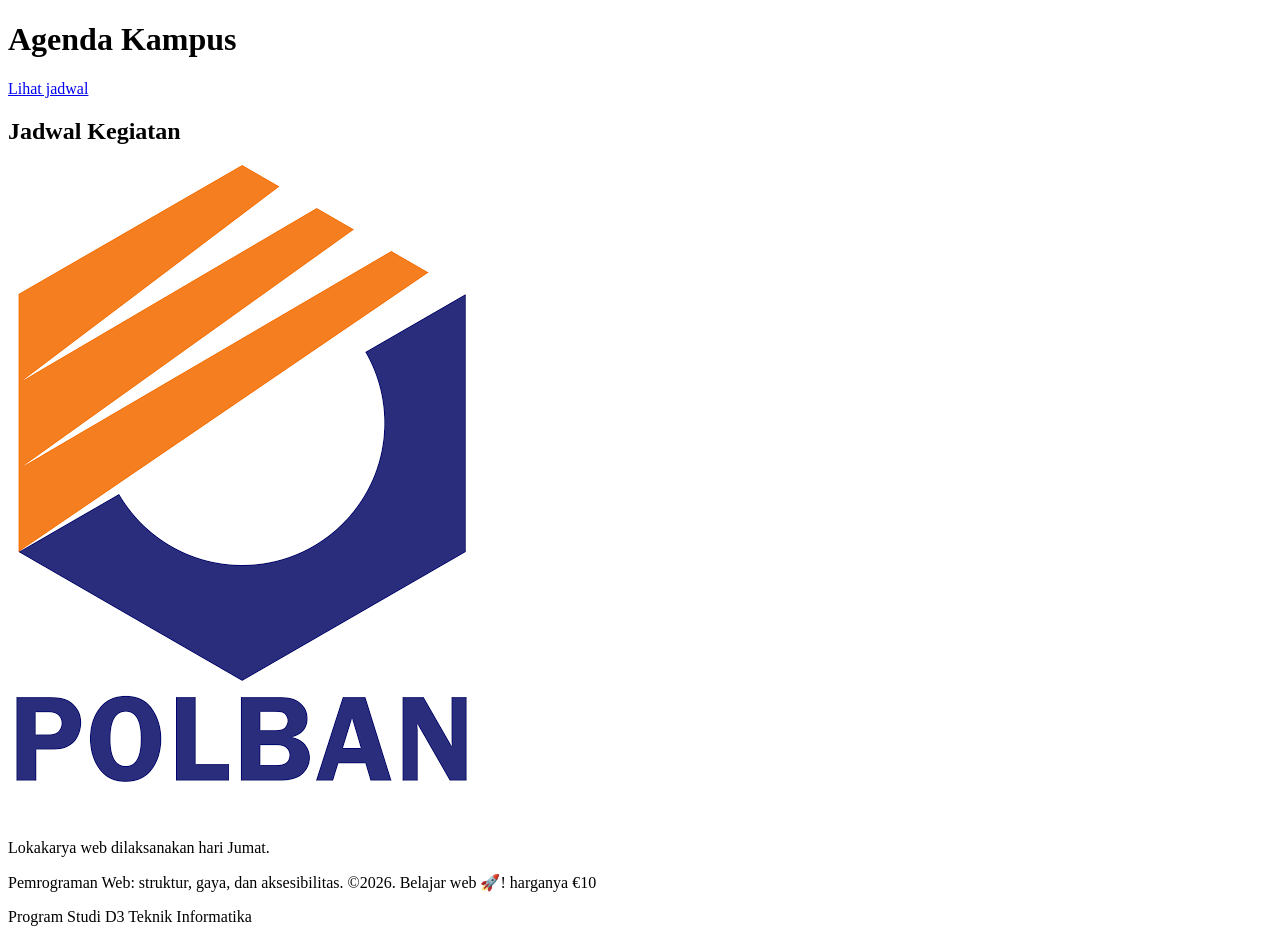
<file: index.html>
<!doctype html>
<html lang="id">
<head>
  <meta charset="utf-8">
    <meta name="viewport" content="width=device-width, initial-scale=1">
    <title>Eksperimen HTML</title>
</head>
<body>
    <header><h1>Agenda Kampus</h1></header>
    <nav><a href="#jadwal">Lihat jadwal</a></nav>
    <main>
      <section id="jadwal" >
        <h2>Jadwal Kegiatan</h2>
        <img src="assets/kampus.png" alt="Mahasiswa mengikuti kegiatan kampus">
        <p>Lokakarya web dilaksanakan hari Jumat.</p>
        <p>Pemrograman Web: struktur, gaya, dan aksesibilitas. ©2026. Belajar web 🚀! harganya €10</p>
      </section>
    </main>
    <footer>Program Studi D3 Teknik Informatika</footer>
</body>
</html>
</file>
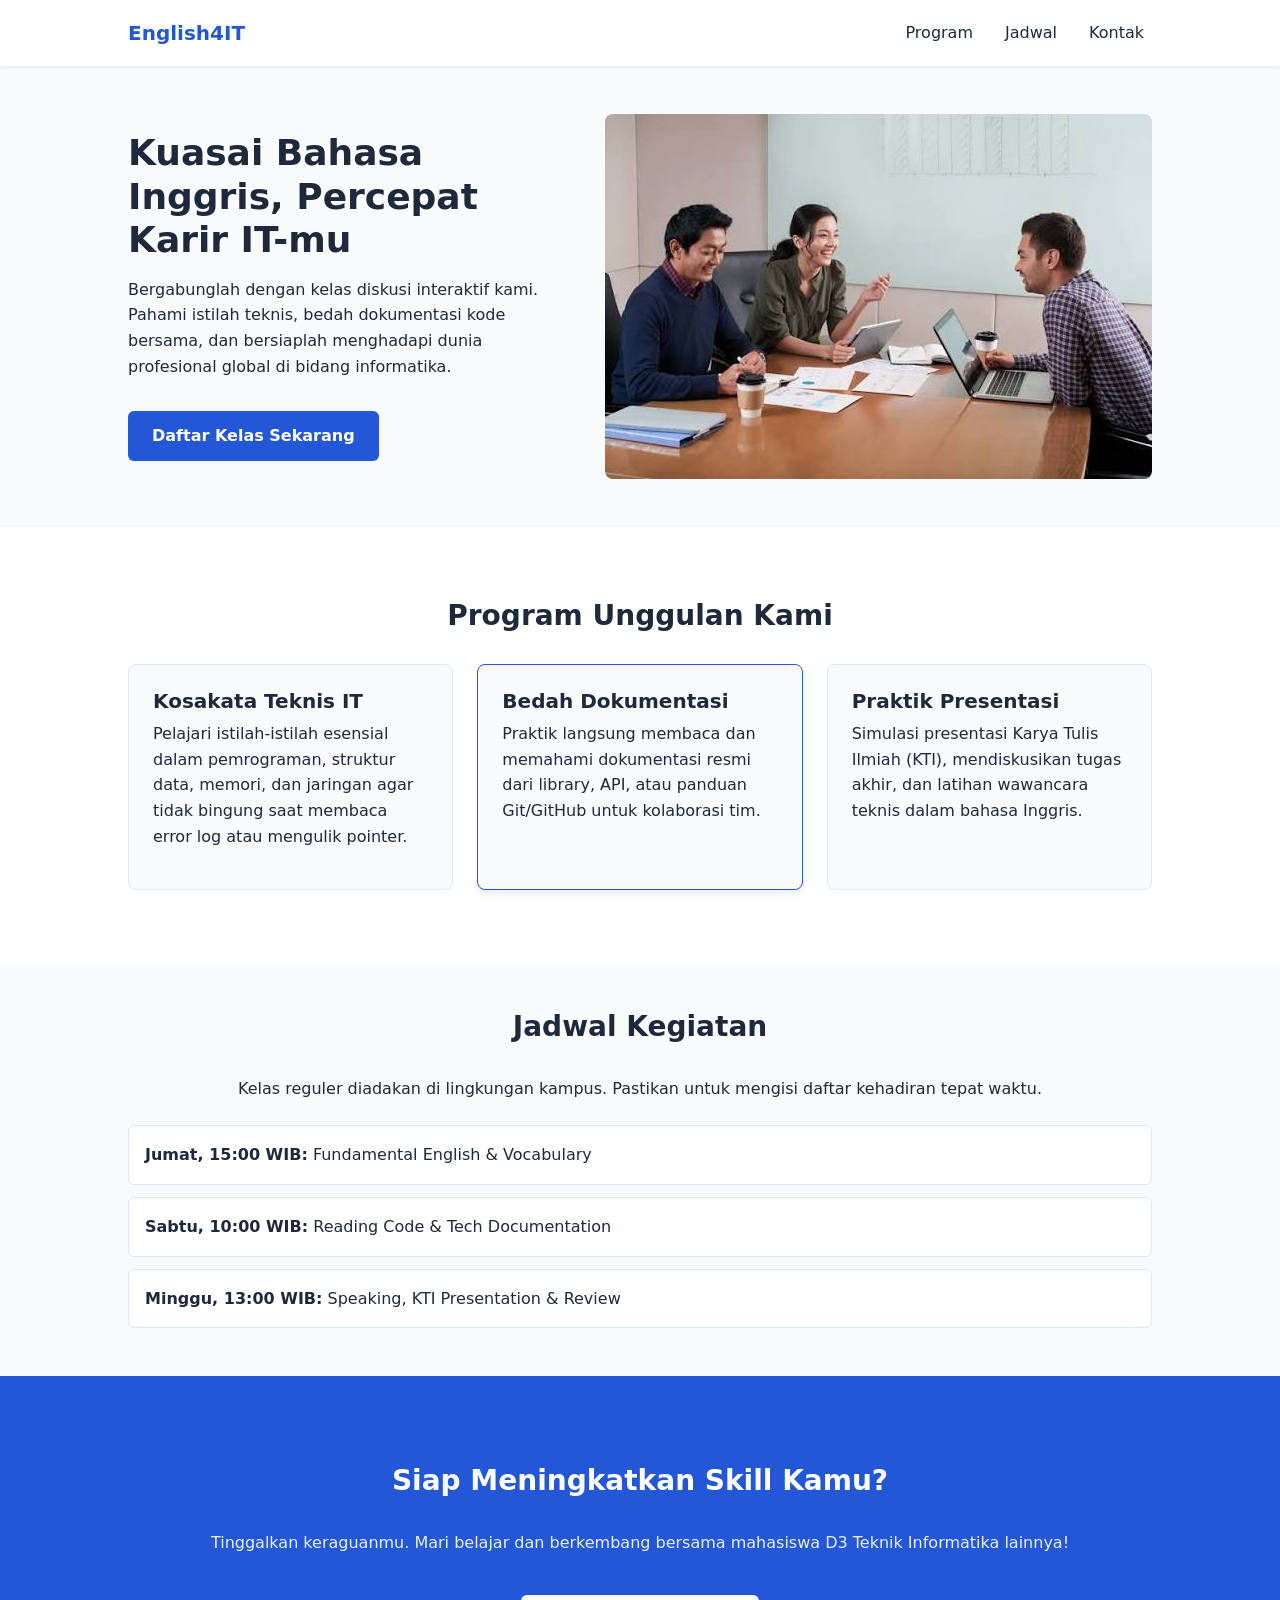
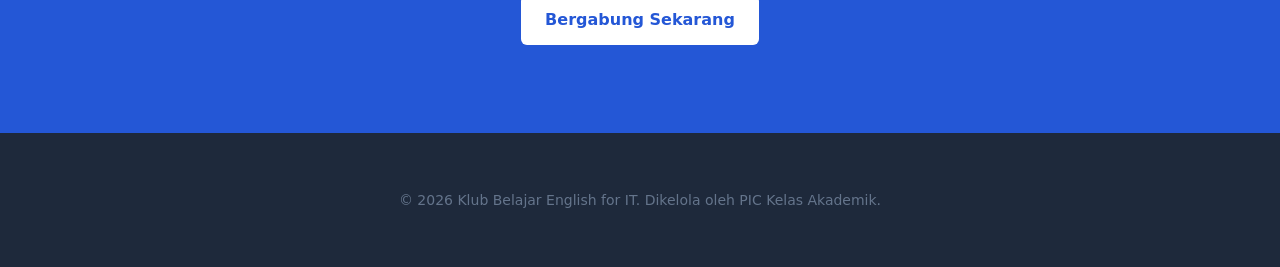
<file: MiniProject/index.html>
<!DOCTYPE html>
<html lang="id">
<head>
    <meta charset="UTF-8">
    <meta name="viewport" content="width=device-width, initial-scale=1.0">
    <title>Klub Belajar "English for IT"</title>
    <link rel="stylesheet" href="css/style.css">
</head>
<body>
    <!-- Header & Navigasi -->
    <header class="site-header">
        <div class="container nav-wrapper">
            <a href="#" class="brand">English4IT</a>
            <nav aria-label="Navigasi Utama">
                <a href="#program" class="nav-link">Program</a>
                <a href="#jadwal" class="nav-link">Jadwal</a>
                <a href="#kontak" class="nav-link">Kontak</a>
            </nav>
        </div>
    </header>

    <main>
        <!-- Hero Section -->
        <section class="hero container">
            <div class="hero-content">
                <h1>Kuasai Bahasa Inggris, Percepat Karir IT-mu</h1>
                <p>Bergabunglah dengan kelas diskusi interaktif kami. Pahami istilah teknis, bedah dokumentasi kode bersama, dan bersiaplah menghadapi dunia profesional global di bidang informatika.</p>
                <a href="#kontak" class="button cta-button">Daftar Kelas Sekarang</a>
            </div>
            <!-- Menggunakan placeholder sementara, nanti bisa diganti gambar aslimu -->
            <img src="images.jpg" alt="Mahasiswa IT sedang berdiskusi di depan laptop" class="hero-image">
        </section>

        <!-- Program/Manfaat Section -->
        <section id="program" class="program-section">
            <div class="container">
                <h2>Program Unggulan Kami</h2>
                <div class="card-list">
                    <article class="card">
                        <h3>Kosakata Teknis IT</h3>
                        <p>Pelajari istilah-istilah esensial dalam pemrograman, struktur data, memori, dan jaringan agar tidak bingung saat membaca error log atau mengulik pointer.</p>
                    </article>
                    <article class="card featured-card">
                        <h3>Bedah Dokumentasi</h3>
                        <p>Praktik langsung membaca dan memahami dokumentasi resmi dari library, API, atau panduan Git/GitHub untuk kolaborasi tim.</p>
                    </article>
                    <article class="card">
                        <h3>Praktik Presentasi</h3>
                        <p>Simulasi presentasi Karya Tulis Ilmiah (KTI), mendiskusikan tugas akhir, dan latihan wawancara teknis dalam bahasa Inggris.</p>
                    </article>
                </div>
            </div>
        </section>

        <!-- Jadwal Section -->
        <section id="jadwal" class="jadwal-section container">
            <h2>Jadwal Kegiatan</h2>
            <p>Kelas reguler diadakan di lingkungan kampus. Pastikan untuk mengisi daftar kehadiran tepat waktu.</p>
            <ul class="schedule-list">
                <li><strong>Jumat, 15:00 WIB:</strong> Fundamental English & Vocabulary</li>
                <li><strong>Sabtu, 10:00 WIB:</strong> Reading Code & Tech Documentation</li>
                <li><strong>Minggu, 13:00 WIB:</strong> Speaking, KTI Presentation & Review</li>
            </ul>
        </section>

        <!-- Bottom CTA -->
        <section id="kontak" class="cta-bottom">
            <div class="container">
                <h2>Siap Meningkatkan Skill Kamu?</h2>
                <p>Tinggalkan keraguanmu. Mari belajar dan berkembang bersama mahasiswa D3 Teknik Informatika lainnya!</p>
                <a href="mailto:ikhwan1190.syahid@gmail.com" class="button">Bergabung Sekarang</a>
            </div>
        </section>
    </main>

    <!-- Footer -->
    <footer class="site-footer">
        <div class="container">
            <p>&copy; 2026 Klub Belajar English for IT. Dikelola oleh PIC Kelas Akademik.</p>
        </div>
    </footer>
</body>
</html>
</file>
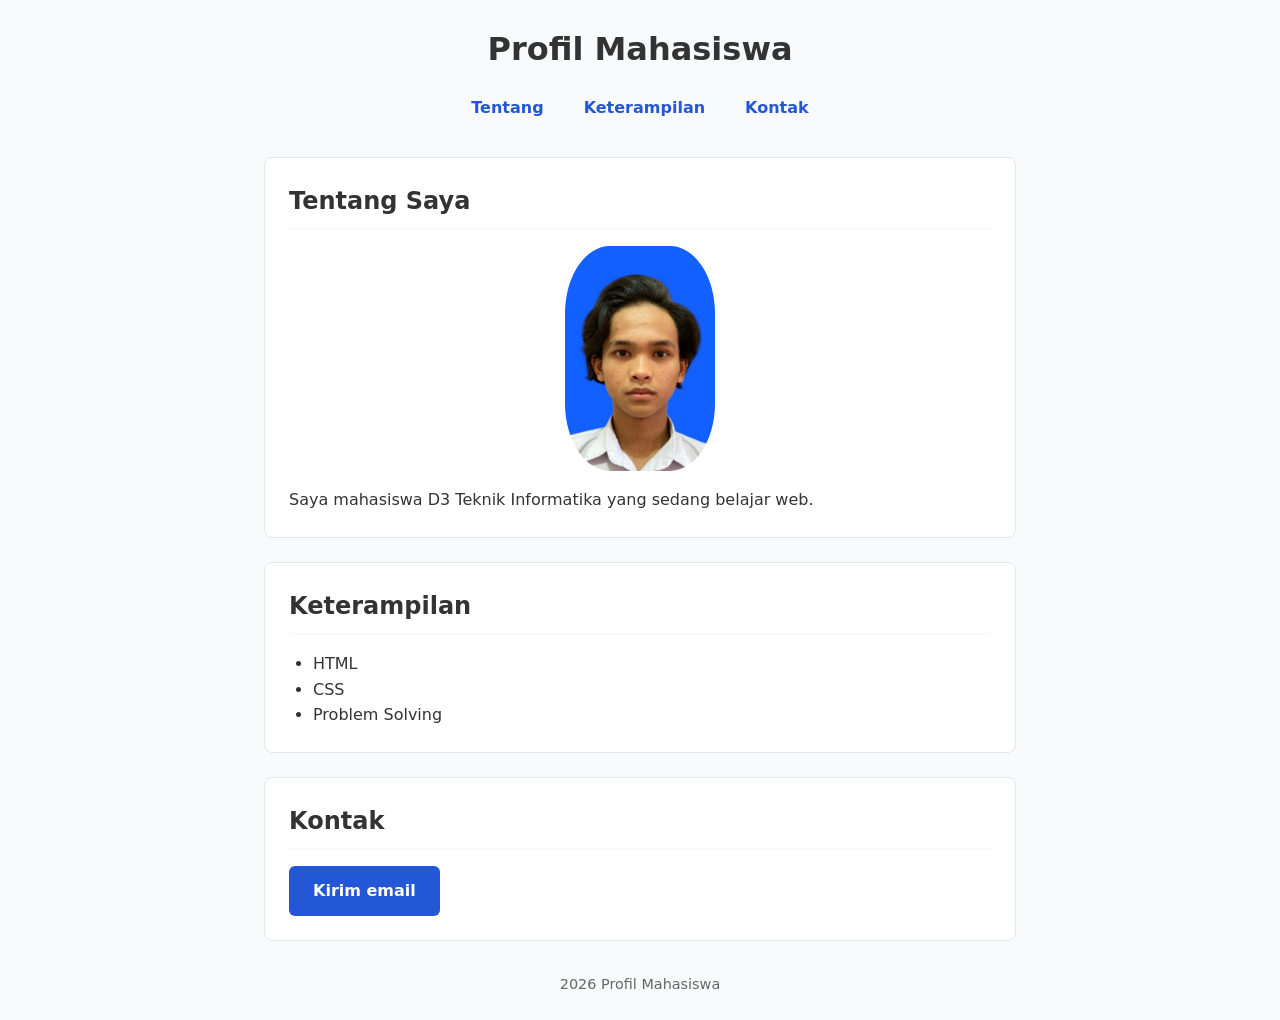
<file: Task/index.html>
<!doctype html>
<html lang="id">
<head>
    <meta charset="utf-8">
    <meta name="viewport" content="width=device-width, initial-scale=1.0">
    <link rel="stylesheet" href="style.css">
    <title>Profil Mahasiswa</title>
</head>
<body>

    <div class="container">
        <header>
            <h1>Profil Mahasiswa</h1>
            <nav>
                <a href="#tentang" class="nav-link">Tentang</a>
                <a href="#keterampilan" class="nav-link">Keterampilan</a>
                <a href="#kontak" class="nav-link">Kontak</a>
            </nav>
        </header>

        <main>
            <section id="tentang" class="card">
                <h2>Tentang Saya</h2>
                <img src="assets/profile.jpg" alt="Foto profil mahasiswa">
                <p>Saya mahasiswa D3 Teknik Informatika yang sedang belajar web.</p>
            </section>

            <section id="keterampilan" class="card">
                <h2>Keterampilan</h2>
                <ul>
                    <li>HTML</li>
                    <li>CSS</li>
                    <li>Problem Solving</li>
                </ul>
            </section>

            <section id="kontak" class="card">
                <h2>Kontak</h2>
                <a href="mailto:ikhwan1190.syahid@gmail.com" class="button">Kirim email</a>
            </section>
        </main>

        <footer>2026 Profil Mahasiswa</footer>
    </div>

</body>
</html>
</file>
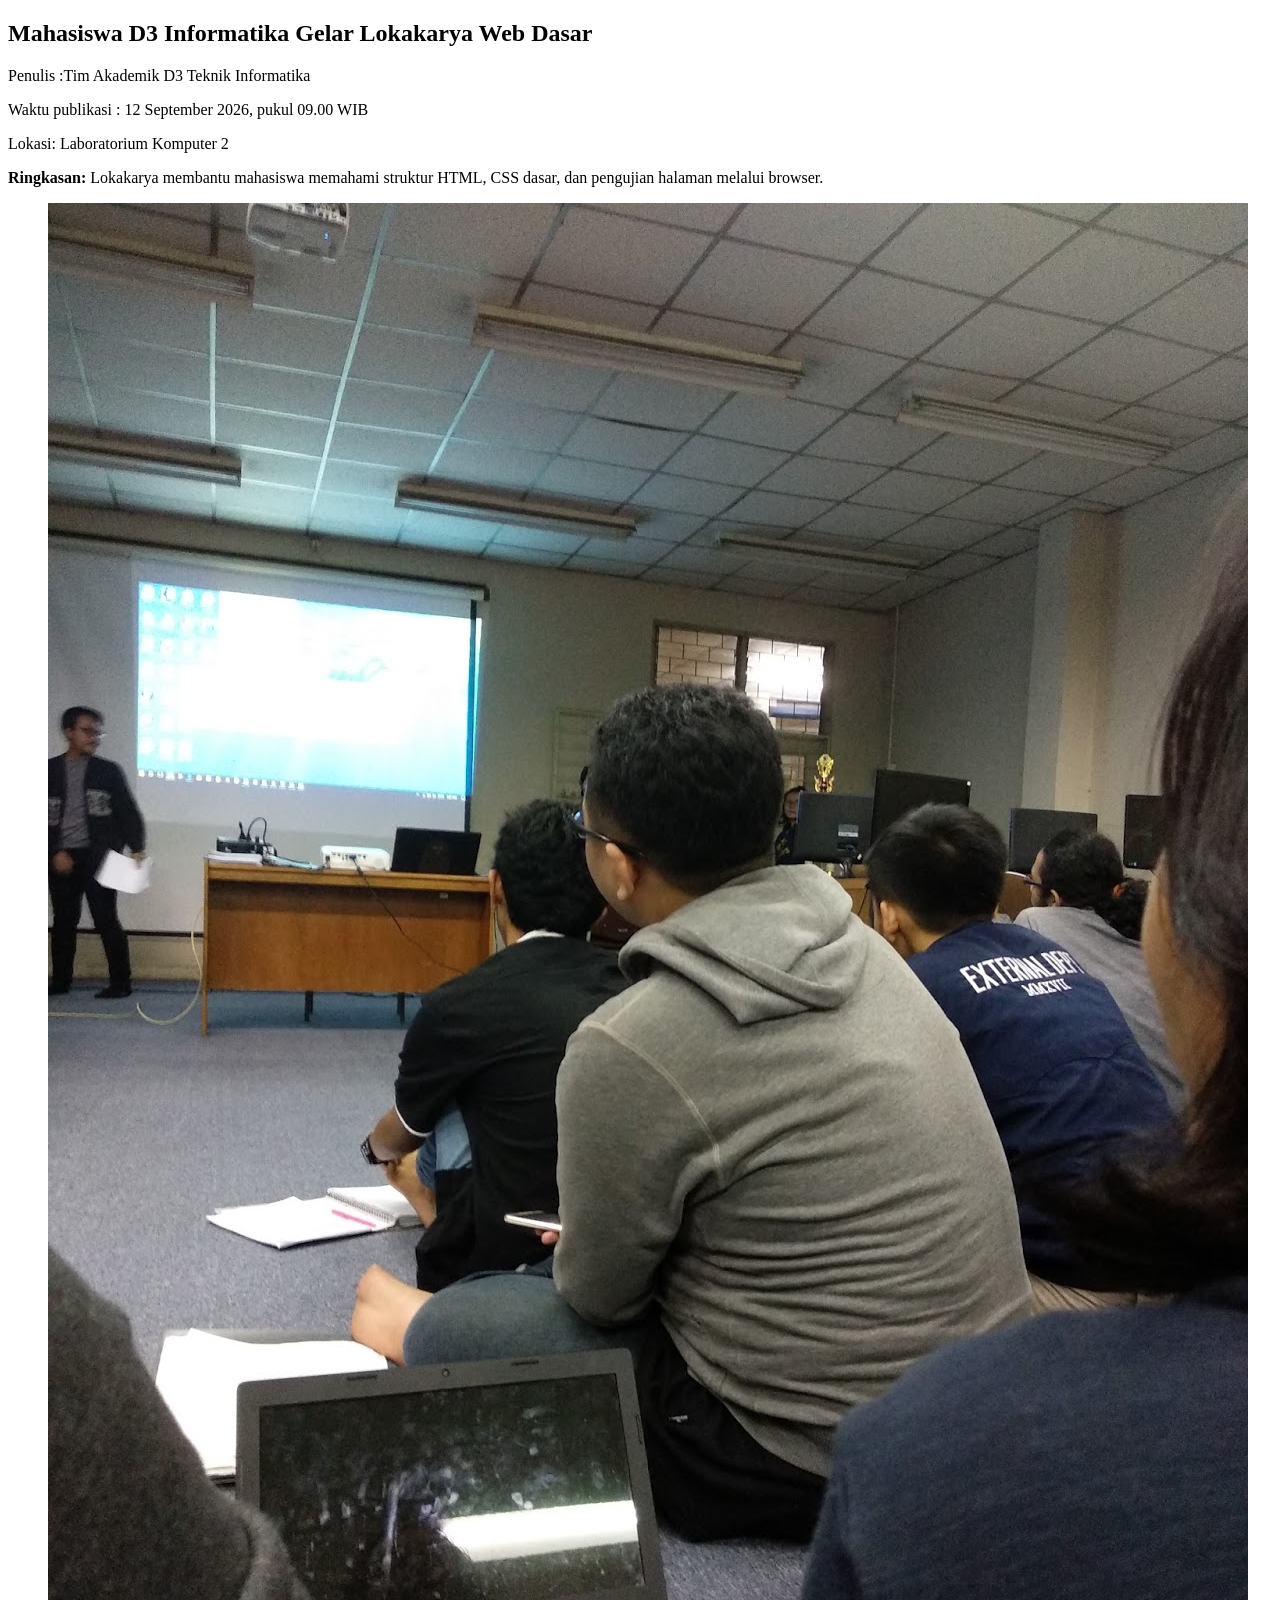
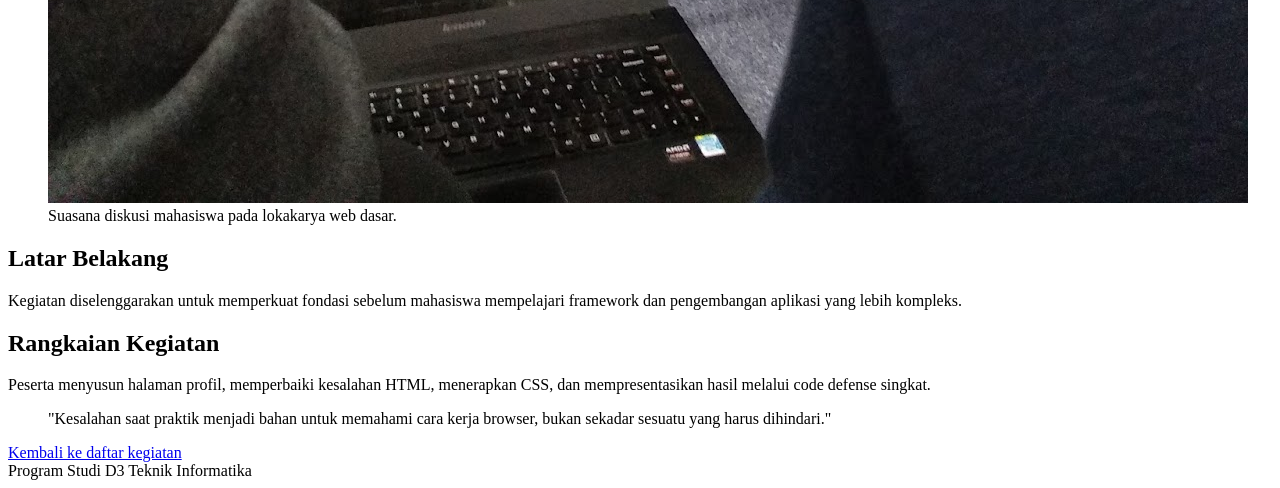
<file: artikel.html>
<!doctype html>
<html lang="id">
<head>
  <meta charset="utf-8">
    <meta name="viewport" content="width=device-width, initial-scale=1">
    <title> Portal Kegiatan D3 Teknik Informatika</title>
</head>
<body>
    <main>
        <article>   
            <header>
                <h1>Mahasiswa D3 Informatika Gelar Lokakarya Web Dasar</h1>
                <p>Penulis :Tim Akademik D3 Teknik Informatika</p>
                <p>Waktu publikasi :  <time datetime="2026-09-12T09:00">12 September 2026, pukul 09.00 WIB</time></p>
                <p>Lokasi: Laboratorium Komputer 2</p>
            </header>

            <p><strong>Ringkasan: </strong>Lokakarya membantu mahasiswa memahami struktur HTML, CSS dasar, dan pengujian halaman melalui browser.</p>
            <figure>   
                <img src="assets/lokakarya-web.jpg" alt="Mahasiswa berdiskusi di depan komputer saat lokakarya web">
                <figcaption>Suasana diskusi mahasiswa pada lokakarya web dasar.</figcaption>
            </figure>

            <section id="Latar-Belakang">   
                <h2> Latar Belakang</h2>
                <p>Kegiatan diselenggarakan untuk memperkuat fondasi sebelum mahasiswa mempelajari framework dan pengembangan aplikasi yang lebih kompleks.</p>    
            </section>

            <section id="Rangakaian-Kegiatan"> 
                <h2>Rangkaian Kegiatan</h2>
                <p>Peserta menyusun halaman profil, memperbaiki kesalahan HTML, menerapkan CSS, dan mempresentasikan hasil melalui code defense singkat.</p>
            </section>
        </article>
    </main>
        <blockquote>
            "Kesalahan saat praktik menjadi bahan untuk memahami cara kerja browser, bukan sekadar sesuatu yang harus dihindari."
        </blockquote>
        
        <nav><a href="index.html">Kembali ke daftar kegiatan</a></nav>
        
    <footer>Program Studi D3 Teknik Informatika</footer>
</body>
</html>
</file>
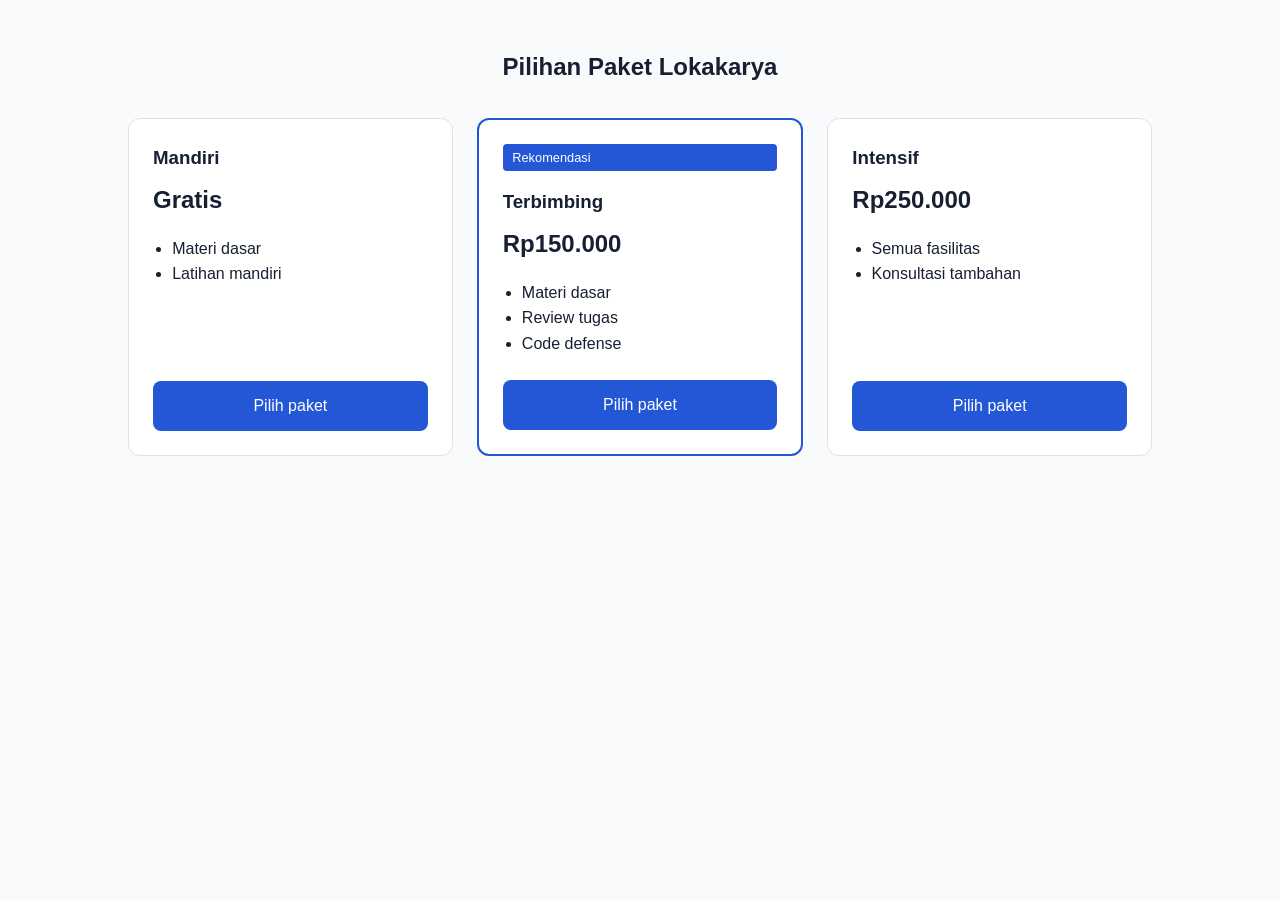
<file: pricing.html>
<!DOCTYPE html>
<html lang="id">
<head>
    <meta charset="utf-8">
    <meta name="viewport" content="width=device-width, initial-scale=1">
    <title>Paket Lokakarya Web</title>
    <link rel="stylesheet" href="css/pricing.css">
</head>
<body>

    <section class="pricing" aria-labelledby="pricing-title">
        <div class="container">
            <h2 id="pricing-title">Pilihan Paket Lokakarya</h2>
            
            <div class="pricing-list">
                <article class="price-card">
                    <h3>Mandiri</h3>
                    <p class="price">Gratis</p>
                    <ul>
                        <li>Materi dasar</li>
                        <li>Latihan mandiri</li>
                    </ul>
                    <a class="button" href="#daftar">Pilih paket</a>
                </article>

                <article class="price-card price-card--featured">
                    <p class="badge">Rekomendasi</p>
                    <h3>Terbimbing</h3>
                    <p class="price">Rp150.000</p>
                    <ul>
                        <li>Materi dasar</li>
                        <li>Review tugas</li>
                        <li>Code defense</li>
                    </ul>
                    <a class="button" href="#daftar">Pilih paket</a>
                </article>

                <article class="price-card">
                    <h3>Intensif</h3>
                    <p class="price">Rp250.000</p>
                    <ul>
                        <li>Semua fasilitas</li>
                        <li>Konsultasi tambahan</li>
                    </ul>
                    <a class="button" href="#daftar">Pilih paket</a>
                </article>
            </div>
            
        </div>
    </section>

</body>
</html>
</file>
<file: MiniProject/css/style.css>
/* 1. Design Tokens (Variabel) */
:root {
    --color-primary: #2457d6;
    --color-primary-dark: #1a40a0;
    --color-bg: #f8fafc;
    --color-bg-alt: #e2e8f0;
    --color-text: #1e293b;
    --color-text-light: #64748b;
    --font-main: system-ui, -apple-system, sans-serif;
    --spacing-base: 1.5rem;
}

/* 2. Reset dan Box Sizing (Sesuai Kriteria D2/E4) */
*, *::before, *::after {
    box-sizing: border-box;
    margin: 0;
    padding: 0;
}

/* 3. Base Styles */
body {
    font-family: var(--font-main);
    background-color: var(--color-bg);
    color: var(--color-text);
    line-height: 1.6;
}

img {
    max-width: 100%;
    height: auto;
    display: block;
    border-radius: 8px;
}

h1, h2, h3 {
    line-height: 1.2;
    margin-bottom: 1rem;
    color: var(--color-text);
}

h1 { font-size: 2.25rem; }
h2 { font-size: 1.75rem; text-align: center; margin-bottom: 2rem; }
h3 { font-size: 1.25rem; margin-bottom: 0.5rem; }

p { margin-bottom: 1rem; }

/* 4. Reusable Classes */
.container {
    width: min(100% - 2rem, 1024px);
    margin-inline: auto;
    padding-block: var(--spacing-base);
}

.button {
    display: inline-block;
    background-color: var(--color-primary);
    color: white;
    padding: 0.75rem 1.5rem;
    text-decoration: none;
    font-weight: 600;
    border-radius: 6px;
    transition: background-color 0.3s ease;
    text-align: center;
}

.button:hover {
    background-color: var(--color-primary-dark);
}

.button:focus-visible,
.nav-link:focus-visible {
    outline: 3px solid #f4b000;
    outline-offset: 3px;
    border-radius: 4px;
}

/* 5. Header & Navigation */
.site-header {
    background-color: white;
    box-shadow: 0 2px 4px rgba(0,0,0,0.05);
    position: sticky;
    top: 0;
    z-index: 10;
}

.nav-wrapper {
    display: flex;
    flex-direction: column;
    align-items: center;
    gap: 1rem;
    padding-block: 1rem;
}

.brand {
    font-size: 1.25rem;
    font-weight: 700;
    color: var(--color-primary);
    text-decoration: none;
}

nav {
    display: flex;
    gap: 1rem;
    flex-wrap: wrap;
    justify-content: center;
}

.nav-link {
    color: var(--color-text);
    text-decoration: none;
    font-weight: 500;
    padding: 0.25rem 0.5rem;
}

.nav-link:hover {
    color: var(--color-primary);
    text-decoration: underline;
}

/* 6. Hero Section */
.hero {
    display: flex;
    flex-direction: column;
    align-items: center;
    gap: 2rem;
    text-align: center;
    padding-block: 3rem;
}

.cta-button {
    margin-top: 1rem;
}

/* 7. Program Section (Cards) - Mobile First */
.program-section {
    background-color: white;
    padding-block: 3rem;
}

.card-list {
    display: flex;
    flex-direction: column; /* Tersusun ke bawah di mobile */
    gap: var(--spacing-base);
}

.card {
    background-color: var(--color-bg);
    padding: var(--spacing-base);
    border-radius: 8px;
    border: 1px solid var(--color-bg-alt);
}

.featured-card {
    border-color: var(--color-primary);
    box-shadow: 0 4px 6px rgba(36, 87, 214, 0.1);
}

/* 8. Jadwal Section */
.jadwal-section {
    text-align: center;
    padding-block: 3rem;
}

.schedule-list {
    list-style: none;
    margin-top: 1.5rem;
    display: flex;
    flex-direction: column;
    gap: 0.75rem;
}

.schedule-list li {
    background-color: white;
    padding: 1rem;
    border-radius: 6px;
    border: 1px solid var(--color-bg-alt);
    text-align: left;
}

/* 9. Bottom CTA */
.cta-bottom {
    background-color: var(--color-primary);
    color: white;
    text-align: center;
    padding-block: 4rem;
}

.cta-bottom h2 {
    color: white;
}

.cta-bottom p {
    color: rgba(255, 255, 255, 0.9);
}

.cta-bottom .button {
    background-color: white;
    color: var(--color-primary);
    margin-top: 1.5rem;
}

.cta-bottom .button:hover {
    background-color: var(--color-bg);
}

/* 10. Footer */
.site-footer {
    background-color: var(--color-text);
    color: var(--color-text-light);
    text-align: center;
    padding-block: 2rem;
    font-size: 0.875rem;
}

.site-footer p {
    margin-bottom: 0;
}

/* 11. Media Queries (Desktop/Tablet Layout) */
@media (min-width: 768px) {
    .nav-wrapper {
        flex-direction: row;
        justify-content: space-between;
    }

    .hero {
        flex-direction: row;
        text-align: left;
    }

    .hero-content, .hero-image {
        flex: 1;
    }

    .card-list {
        flex-direction: row;
        flex-wrap: wrap; /* Memungkinkan isi menjadi sejajar (baris) */
    }

    .card {
        flex: 1; /* Membagi rata card jika ruang tersedia */
    }
}
</file>
<file: Task/style.css>
:root {
    --color-primary: #2457d6;
    --color-bg: #f8fafc;
    --color-text: #333333;
    
    --spacing-base: 1.5rem; 
}

*, *::before, *::after {
    box-sizing: border-box;
    margin: 0;
    padding: 0;
}

body {
    font-family: system-ui, sans-serif;
    background-color: var(--color-bg);
    color: var(--color-text);
    line-height: 1.6;
    font-size: 1rem; /* Ukuran ke-1 */
}


.container {
    max-width: 800px;
    margin: 0 auto;
    padding: var(--spacing-base);
}


header {
    text-align: center;
    margin-bottom: 2rem;
}

h1 {
    font-size: 2rem;
    margin-bottom: 0.5rem;
}

h2 {
    font-size: 1.5rem;
    margin-bottom: 1rem;
    border-bottom: 2px solid var(--color-bg);
    padding-bottom: 0.5rem;
}

nav {
    display: flex;
    justify-content: center;
    gap: var(--spacing-base);
    margin-top: 1rem;
}

.nav-link {
    color: var(--color-primary);
    text-decoration: none;
    font-weight: 600;
    padding: 0.25rem 0.5rem;
    border-radius: 4px;
}

.nav-link:hover {
    text-decoration: underline;
    opacity: 0.8;
}

.nav-link:focus-visible {
    outline: 3px solid #f4b000;
    outline-offset: 2px;
}

.card {
    background-color: white;
    padding: var(--spacing-base);
    margin-bottom: var(--spacing-base);
    border-radius: 8px;
    border: 1px solid #e2e8f0;
}

img {
    max-width: 100%;
    height: auto;
    width: 150px;
    border-radius: 30%;
    display: block;
    margin: 0 auto 1rem auto;
}

ul {
    padding-left: var(--spacing-base);
}

.button {
    display: inline-block;
    background-color: var(--color-primary);
    color: white;
    padding: 0.75rem var(--spacing-base);
    text-decoration: none;
    font-weight: bold;
    border-radius: 6px;
    transition: background-color 0.3s ease;
}

.button:hover {
    background-color: #1a40a0;
    text-decoration: none;
}

.button:focus-visible {
    outline: 3px solid #f4b000;
    outline-offset: 3px;
}

footer {
    text-align: center;
    margin-top: 2rem;
    font-size: 0.9rem;
    color: #666;
}
</file>
<file: css/pricing.css>
/* 1. Custom Properties (Design Tokens) */
:root {
    --color-bg-page: #f8fafc;
    --color-card-bg: #ffffff;
    --color-primary: #2457d6;
    --color-primary-dark: #193ca0;
    --color-text: #172033;
    --color-border: #dbe2ea;
    --radius-card: 12px;
}

/* 2. Global Reset & Box Model */
* {
    box-sizing: border-box; /* Mencegah ukuran card membesar karena padding */
    margin: 0;
    padding: 0;
}

body {
    background-color: var(--color-bg-page);
    color: var(--color-text);
    font-family: sans-serif;
    line-height: 1.6;
}

/* 3. Layout Container */
.container {
    width: min(100% - 2rem, 1024px);
    margin-inline: auto; /* Posisi ke tengah */
    padding-top: 3rem;
}

h2 {
    text-align: center;
    margin-bottom: 2rem;
}

/* 4. Flexbox Layout untuk Daftar Kartu (Mobile First) */
.pricing-list {
    display: flex;
    flex-direction: column; /* Tersusun atas-bawah di HP */
    gap: 1.5rem;
}

/* 5. Reusable Class untuk Kartu */
.price-card {
    background-color: var(--color-card-bg);
    border: 1px solid var(--color-border);
    border-radius: var(--radius-card);
    padding: 24px;
    display: flex;
    flex-direction: column; /* Mengatur isi kartu agar tombol bisa di bawah */
}

.price-card h3 {
    margin-bottom: 0.5rem;
}

.price-card .price {
    font-size: 1.5rem;
    font-weight: bold;
    margin-bottom: 1rem;
}

.price-card ul {
    margin-bottom: 1.5rem;
    padding-left: 1.2rem;
    flex-grow: 1; /* Mendorong tombol ke bagian paling bawah kartu */
}

/* 6. Modifier Class khusus untuk Card Unggulan */
.price-card--featured {
    border: 2px solid var(--color-primary);
    position: relative;
}

.badge {
    background-color: var(--color-primary);
    color: white;
    font-size: 0.8rem;
    padding: 0.2rem 0.6rem;
    border-radius: 4px;
    display: inline-block;
    margin-bottom: 1rem;
}

/* 7. Styling Tombol dengan Interaksi */
.button {
    display: inline-block;
    padding: 0.75rem 1.25rem;
    background-color: var(--color-primary);
    color: white;
    text-decoration: none;
    text-align: center;
    border-radius: 0.5rem;
    width: 100%;
}

.button:hover {
    background-color: var(--color-primary-dark);
}

.button:focus-visible {
    outline: 3px solid #f4b000;
    outline-offset: 3px;
}

/* 8. Media Query (Berubah jadi Baris di Layar Lebar) */
@media (min-width: 768px) {
    .pricing-list {
        flex-direction: row; /* Berubah menjadi horizontal */
        align-items: stretch; /* Tinggi kartu sama rata */
    }

    .price-card {
        flex: 1; /* Membagi ruang sama rata (33.3%) */
    }
}
</file>
